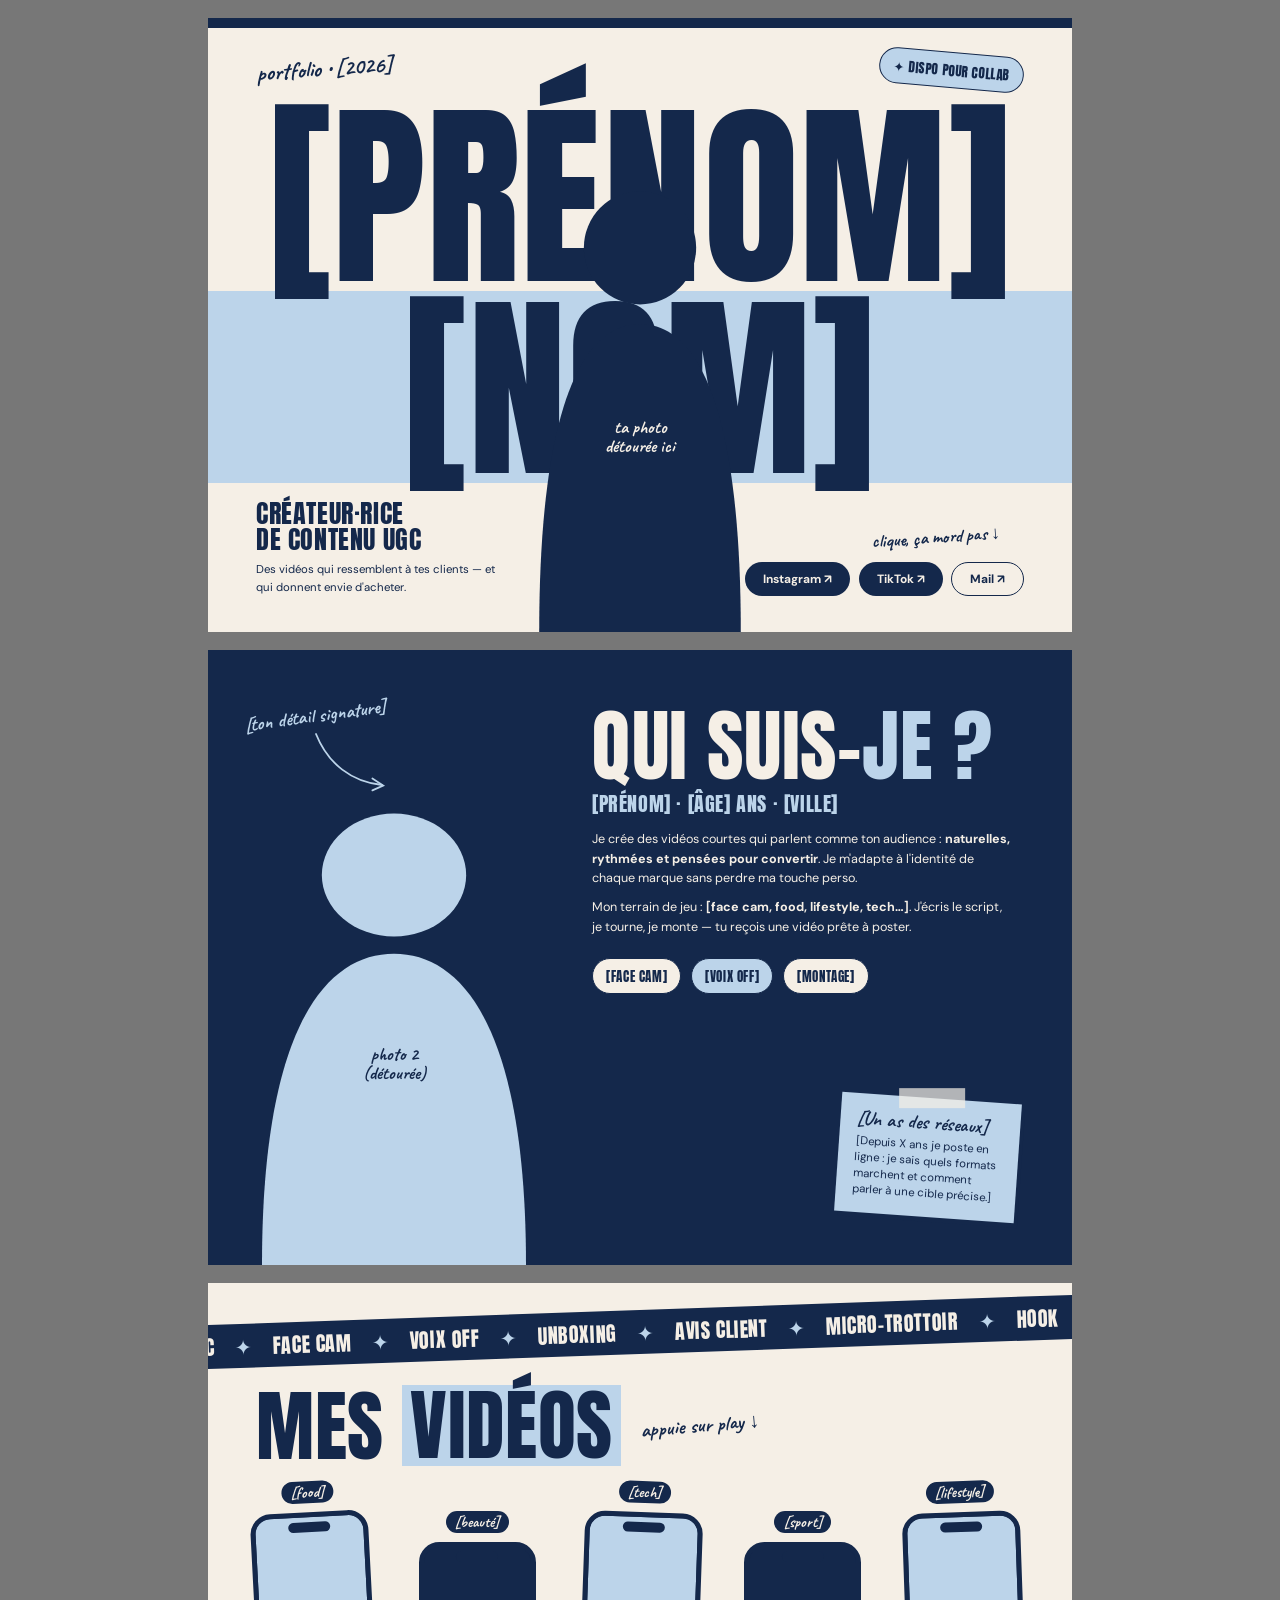
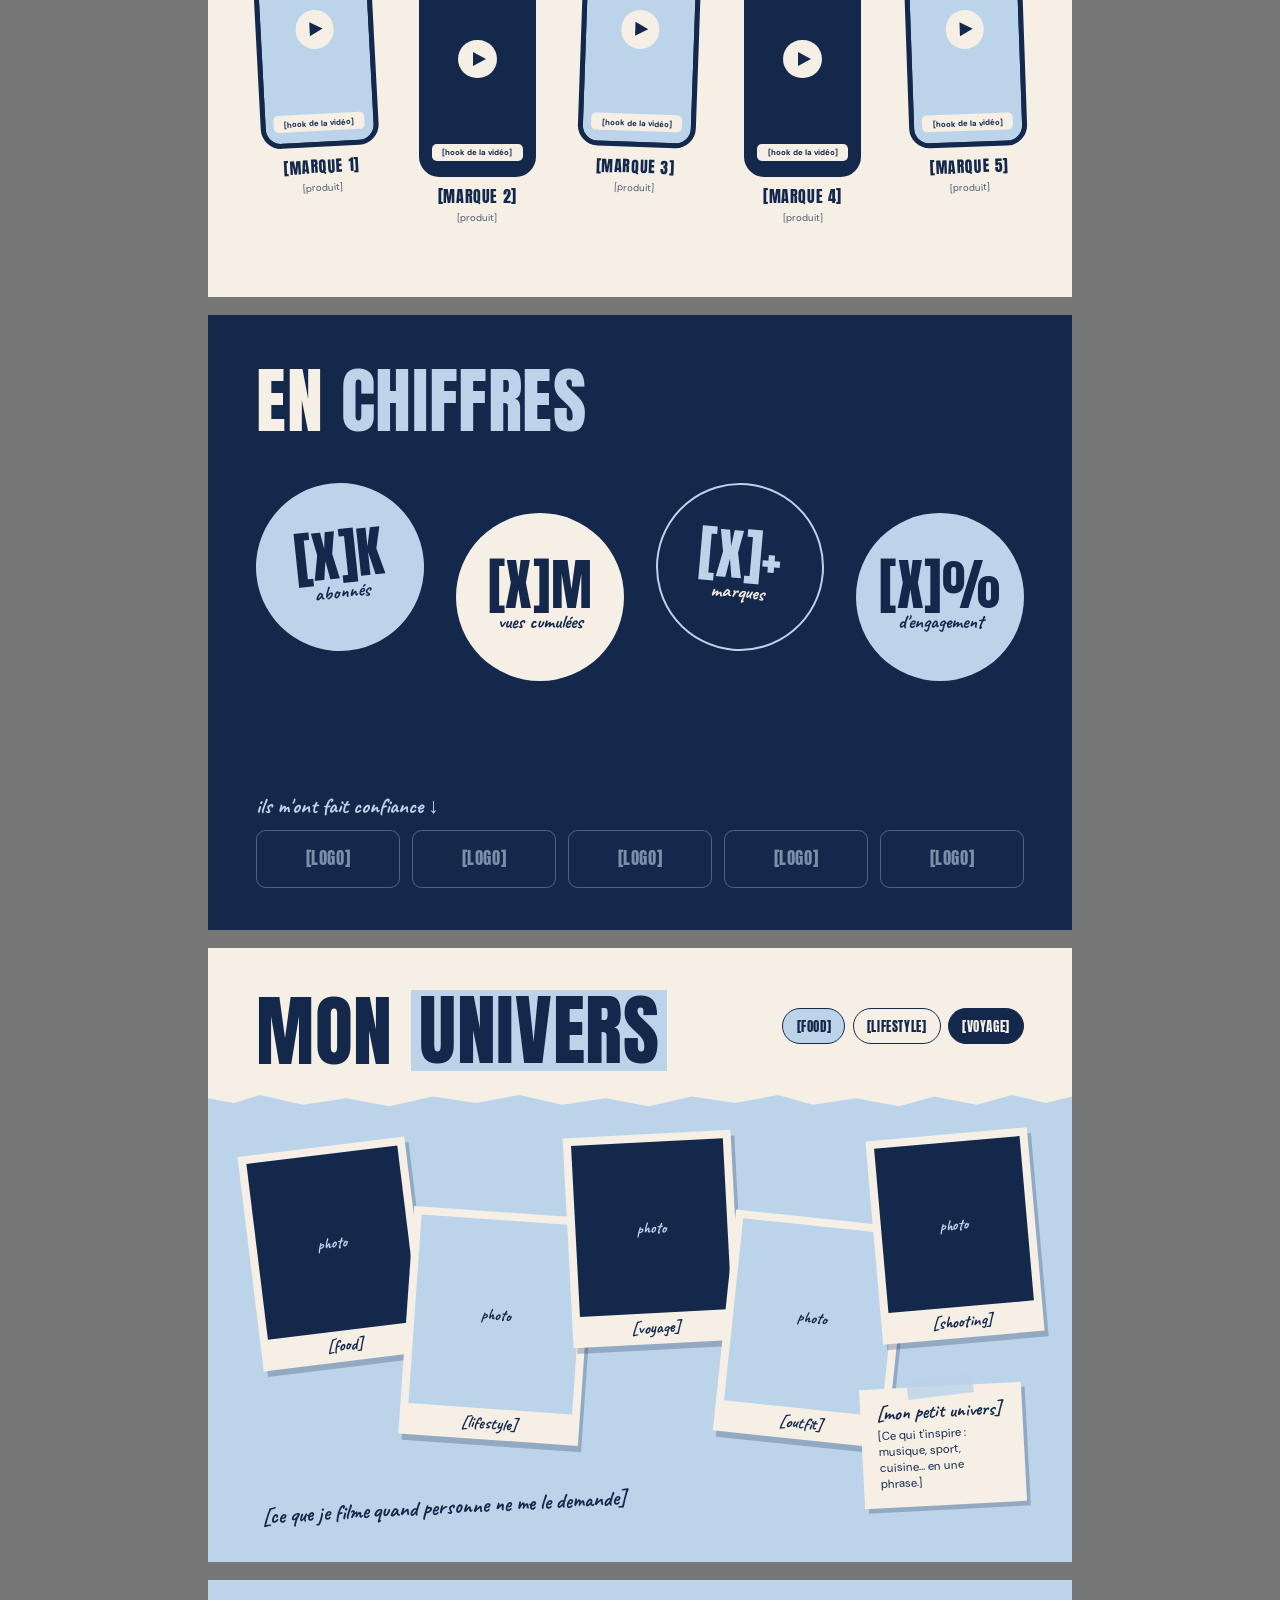
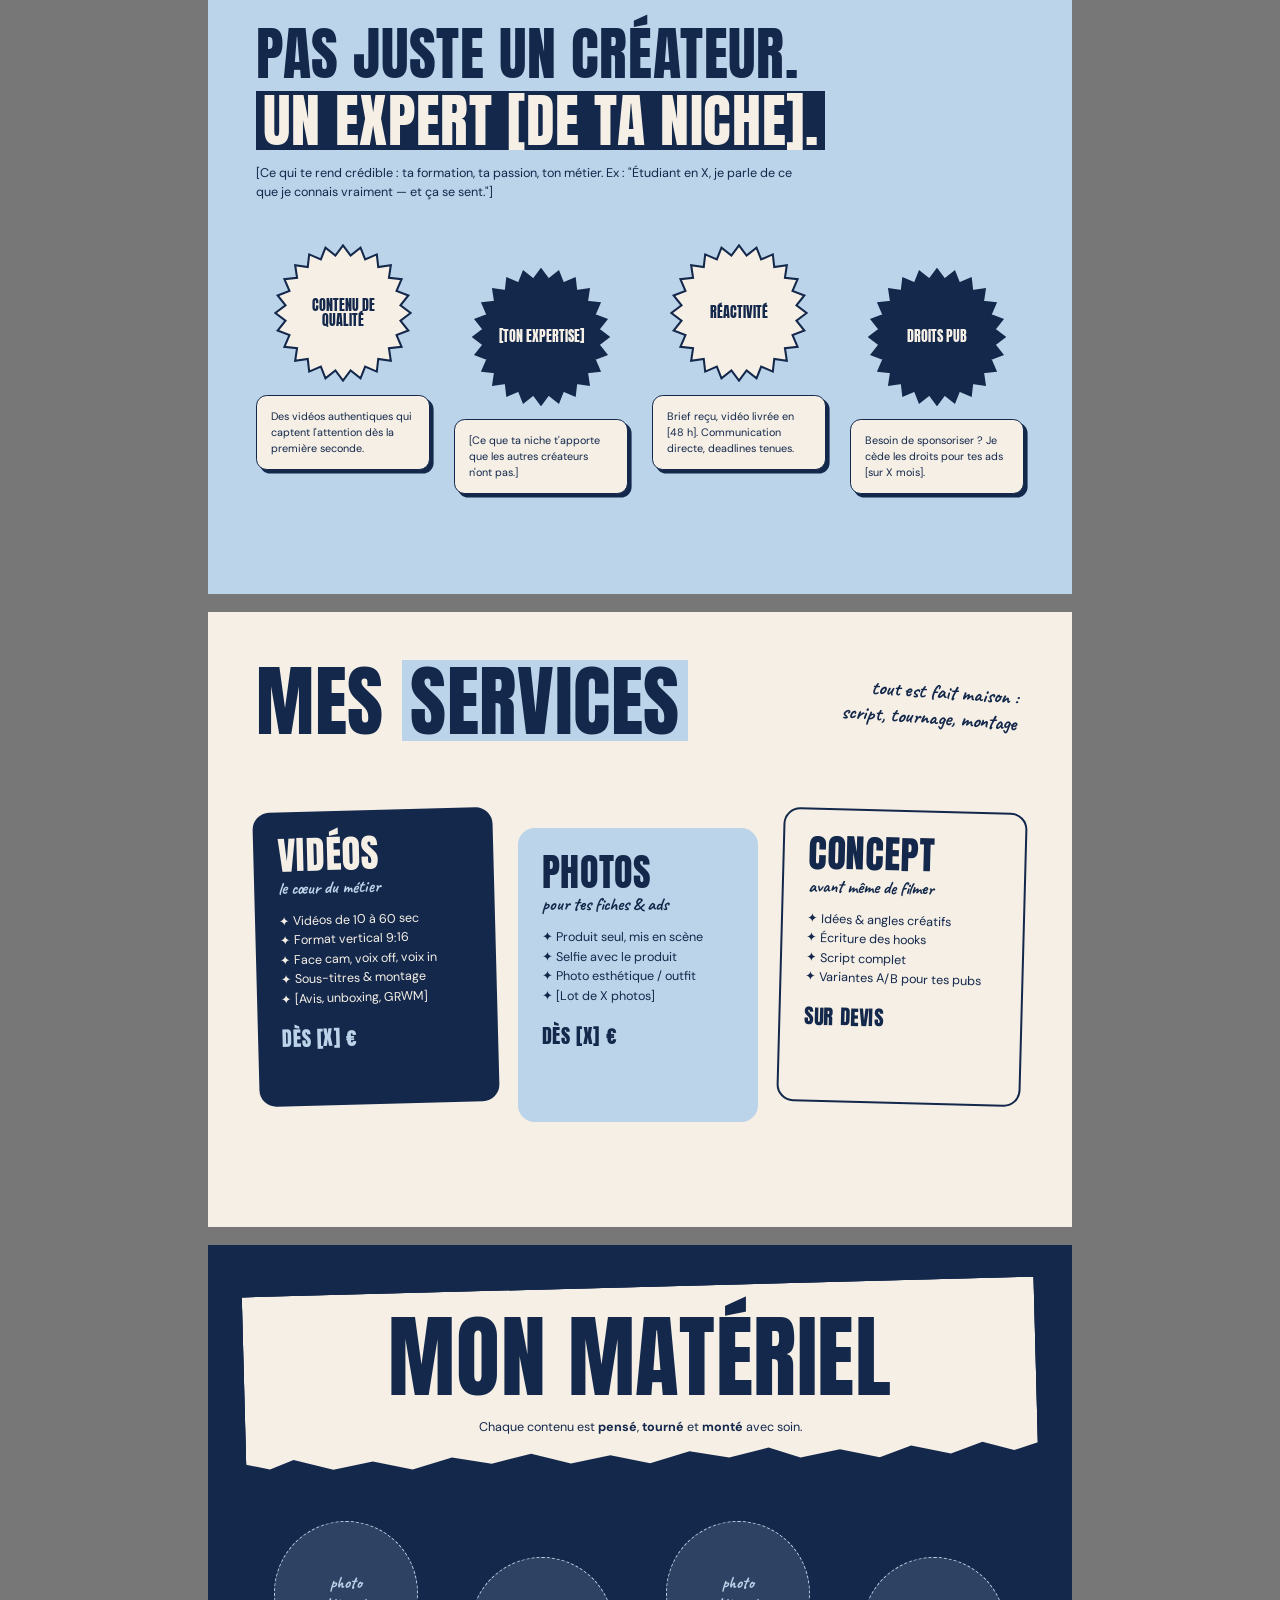
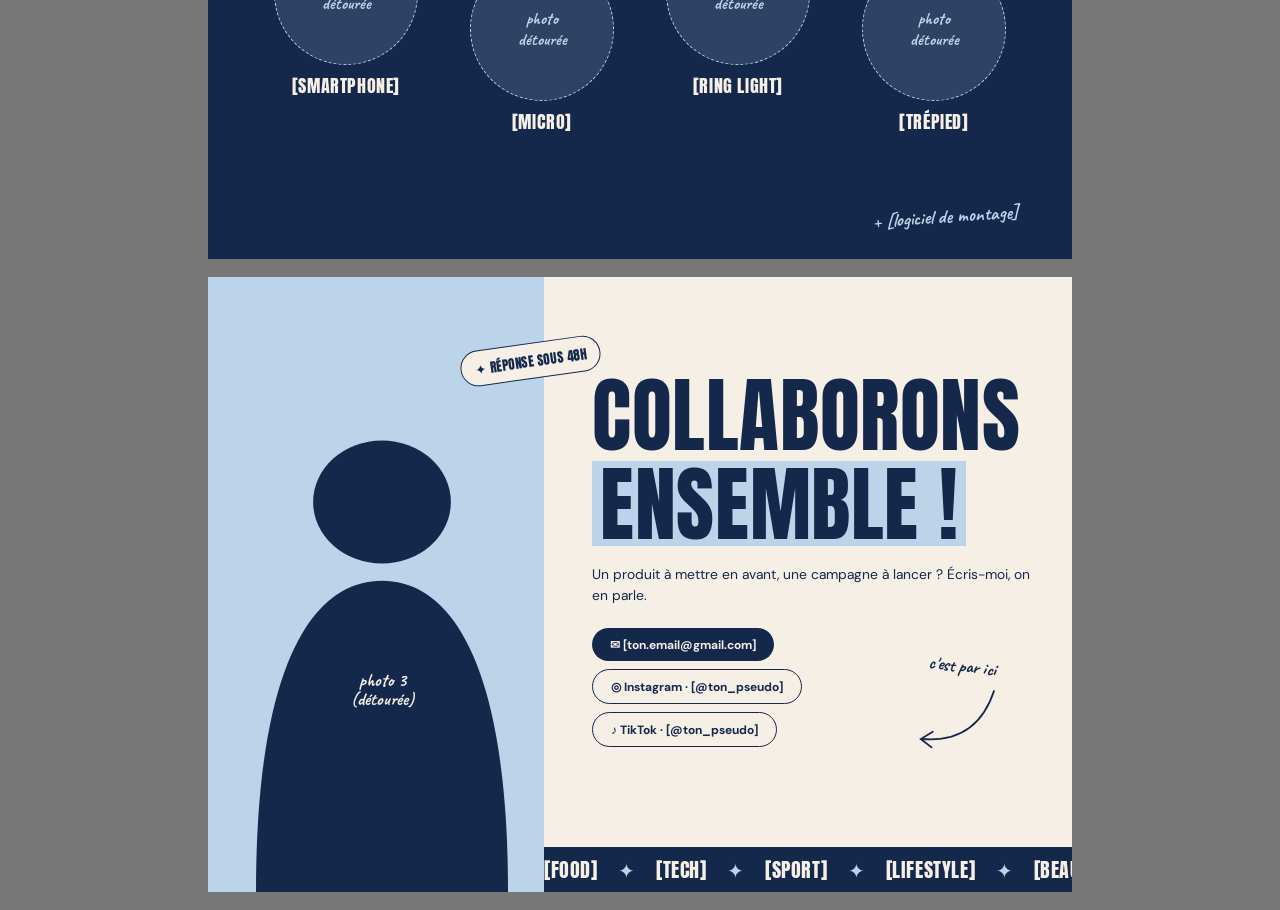
<file: portfolio/portfolio.html>
<!doctype html>
<html lang="fr">
<head>
<meta charset="utf-8">
<meta name="viewport" content="width=device-width, initial-scale=1">
<title>Portfolio UGC</title>
<!--
  =====================================================================
  PORTFOLIO CRÉATEUR UGC — 9 SECTIONS, 1440 × 1024 px CHACUNE
  PALETTE 3 COULEURS : bleu marine · crème · bleu ciel
  =====================================================================
  IMPORT DANS CANVA
  - Importe portfolio.pdf (Créer un design > Importer). Chaque section = 1 page.
  - Pour en faire un site comme les exemples my.canva.site :
    "Redimensionner" > Site web, puis "Publier le site".

  REMPLACER LES VISUELS (formes avec une étiquette manuscrite)
  - SILHOUETTE = ta photo DÉTOURÉE (PNG sans fond).
    Canva : importe ta photo > "Modifier" > "Supprimer l'arrière-plan",
    puis pose-la à la place de la silhouette (par-dessus le texte = effet magazine).
  - TÉLÉPHONES = tes vidéos. Supprime l'écran et glisse ta vidéo dedans.
  - POLAROÏDS = tes photos (food, lifestyle, voyage...).
  - CERCLES "MATÉRIEL" = photos produit détourées de ton matériel.
  - [Logo] = logos des marques (version monochrome blanche = plus propre).

  POLICES (toutes dans Canva) : Anton, DM Sans, Caveat.
  COULEURS : 3 variables dans :root. Change-les ici, tout suit.
  =====================================================================
-->
<link rel="preconnect" href="https://fonts.googleapis.com">
<link rel="preconnect" href="https://fonts.gstatic.com" crossorigin>
<link href="https://fonts.googleapis.com/css2?family=Anton&family=Caveat:wght@600;700&family=DM+Sans:wght@400;500;700&display=swap" rel="stylesheet">
<style>
  :root {
    --navy:  #14284B;   /* bleu marine : texte, fonds forts */
    --cream: #F5EFE6;   /* crème : fond principal           */
    --sky:   #BCD4EA;   /* bleu ciel : accents              */
  }
  @page { size: 1440px 1024px; margin: 0; }
  * { box-sizing: border-box; margin: 0; padding: 0; }
  html, body { background: #777; }
  body { font-family: "DM Sans", Arial, sans-serif; color: var(--navy); -webkit-print-color-adjust: exact; print-color-adjust: exact; }

  .page { width: 1440px; height: 1024px; position: relative; overflow: hidden; margin: 30px auto; background: var(--cream); break-after: page; }
  .page.navy { background: var(--navy); color: var(--cream); }
  .page.sky  { background: var(--sky); }
  @media print { html, body { background: none; } .page { margin: 0; } }
  @media screen and (max-width: 1500px) { .page { zoom: .6; } }

  .anton { font-family: "Anton", Impact, sans-serif; text-transform: uppercase; line-height: .9; letter-spacing: 1px; }
  .hand  { font-family: "Caveat", cursive; font-weight: 700; }
  .abs   { position: absolute; }
  .hl    { display: inline-block; line-height: 1.02; background: var(--sky); color: var(--navy); padding: .02em .1em 0; }   /* mot surligné (sur fond crème) */
  .acc   { color: var(--sky); }                                             /* mot accent (sur fond marine) */
  p { font-size: 21px; line-height: 1.55; }

  .sticker { display: inline-block; font-family: "Anton"; text-transform: uppercase; font-size: 22px; letter-spacing: 1px; padding: 12px 22px; border-radius: 999px; border: 3px solid var(--navy); background: var(--sky); color: var(--navy); }
  .sticker.c { background: var(--cream); }
  .postit { background: var(--sky); padding: 26px 28px; width: 300px; box-shadow: 6px 8px 0 rgba(20,40,75,.25); color: var(--navy); }
  .postit .hand { font-size: 32px; line-height: 1; display: block; margin-bottom: 8px; }
  .postit p { font-size: 19px; line-height: 1.4; }
  .tape { position: absolute; width: 110px; height: 34px; background: rgba(245,239,230,.7); top: -16px; left: 50%; transform: translateX(-50%) rotate(-4deg); }
  .pill { display: inline-flex; align-items: center; gap: 12px; font-weight: 700; font-size: 20px; padding: 14px 30px; border-radius: 999px; background: var(--navy); color: var(--cream); }
  .pill.light { background: var(--cream); color: var(--navy); border: 3px solid var(--navy); }
  .arrow { position: absolute; }
  .arrow path { fill: none; stroke: currentColor; stroke-width: 3; stroke-linecap: round; }

  .torn-bottom { clip-path: polygon(0 0,100% 0,100% 92%,97% 96%,93% 91%,89% 97%,84% 92%,80% 98%,75% 93%,70% 97%,66% 91%,61% 96%,56% 92%,51% 98%,46% 93%,41% 97%,36% 91%,31% 96%,26% 92%,21% 98%,16% 93%,11% 97%,6% 91%,3% 96%,0 93%); }

  .cutout { position: absolute; }
  .cutout svg { width: 100%; height: 100%; display: block; }
  .cutout .lbl { position: absolute; bottom: 38%; left: 0; right: 0; text-align: center; font-family: "Caveat"; font-weight: 700; font-size: 30px; line-height: 1.05; }

  .phone { width: 196px; height: 392px; border: 9px solid var(--navy); border-radius: 34px; position: relative; overflow: hidden; background: var(--navy); }
  .phone .screen { position: absolute; inset: 0; border-radius: 24px; display: flex; align-items: center; justify-content: center; }
  .phone .notch { position: absolute; top: 8px; left: 50%; transform: translateX(-50%); width: 70px; height: 18px; border-radius: 10px; background: var(--navy); z-index: 2; }
  .phone .play { width: 64px; height: 64px; border-radius: 50%; background: var(--cream); display: flex; align-items: center; justify-content: center; }
  .phone .play::after { content: ""; border-left: 22px solid var(--navy); border-top: 13px solid transparent; border-bottom: 13px solid transparent; margin-left: 6px; }
  .phone .tag { position: absolute; bottom: 18px; left: 14px; right: 14px; font-size: 13px; font-weight: 700; color: var(--navy); background: var(--cream); padding: 6px 10px; border-radius: 8px; text-align: center; }
  .vid { display: flex; flex-direction: column; align-items: center; gap: 14px; }
  .vid .cat { font-family: "Caveat"; font-weight: 700; font-size: 26px; background: var(--navy); color: var(--cream); padding: 2px 16px; border-radius: 999px; }
  .vid .brand { font-family: "Anton"; text-transform: uppercase; font-size: 26px; letter-spacing: 1px; }
  .vid .what { font-size: 16px; margin-top: -10px; opacity: .75; }

  .polaroid { position: absolute; background: var(--cream); padding: 14px 14px 52px; box-shadow: 6px 10px 0 rgba(20,40,75,.25); }
  .polaroid .ph { width: 100%; height: 100%; display: flex; align-items: center; justify-content: center; font-family: "Caveat"; font-weight: 700; font-size: 26px; }
  .polaroid .ph.n { background: var(--navy); color: var(--sky); }
  .polaroid .ph.s { background: var(--sky); color: var(--navy); }
  .polaroid .cap { position: absolute; bottom: 10px; left: 0; right: 0; text-align: center; font-family: "Caveat"; font-weight: 700; font-size: 28px; }

  .ticker { position: absolute; left: -40px; right: -40px; height: 74px; display: flex; align-items: center; gap: 34px; white-space: nowrap; font-family: "Anton"; font-size: 34px; text-transform: uppercase; letter-spacing: 1px; background: var(--navy); color: var(--cream); }
  .ticker .s { color: var(--sky); }

  .stat { width: 280px; height: 280px; border-radius: 50%; display: flex; flex-direction: column; align-items: center; justify-content: center; }
  .stat .anton { font-size: 92px; }
  .stat .hand { font-size: 32px; }

  .burst { width: 230px; height: 230px; position: relative; display: flex; align-items: center; justify-content: center; text-align: center; }
  .burst svg { position: absolute; inset: 0; width: 100%; height: 100%; }
  .burst span { position: relative; font-family: "Anton"; text-transform: uppercase; font-size: 24px; line-height: 1.05; padding: 0 44px; }
  .why { display: flex; flex-direction: column; align-items: center; gap: 22px; width: 290px; }
  .why .card { background: var(--cream); border: 3px solid var(--navy); border-radius: 18px; padding: 22px 24px; box-shadow: 6px 6px 0 var(--navy); }
  .why .card p { font-size: 18px; line-height: 1.45; }

  .gear { width: 240px; height: 240px; border-radius: 50%; background: rgba(188,212,234,.16); border: 3px dashed var(--sky); display: flex; align-items: center; justify-content: center; font-size: 28px; color: var(--sky); }
</style>
</head>
<body>

<!-- ================================================================
     01 — HERO : ton nom en géant, ta photo détourée par-dessus
     ================================================================ -->
<section class="page">
  <div class="abs" style="top:0;left:0;right:0;height:16px;background:var(--navy)"></div>
  <div class="abs hand" style="top:60px;left:80px;font-size:38px;transform:rotate(-4deg)">portfolio • [2026]</div>
  <div class="abs sticker" style="top:56px;right:80px;transform:rotate(5deg)">✦ Dispo pour collab</div>

  <!-- Bande bleu ciel derrière le nom -->
  <div class="abs" style="left:0;right:0;top:455px;height:320px;background:var(--sky)"></div>
  <!-- NOM : remplace [Prénom] et [Nom] -->
  <div class="abs anton" style="top:150px;left:0;right:0;text-align:center;font-size:330px">[Prénom]</div>
  <div class="abs anton" style="top:470px;left:0;right:0;text-align:center;font-size:330px">[Nom]</div>

  <!-- PHOTO DÉTOURÉE : posée PAR-DESSUS le nom -->
  <div class="cutout" style="left:540px;top:250px;width:360px;height:774px;color:var(--cream)">
    <svg viewBox="0 0 300 640" preserveAspectRatio="none"><circle cx="150" cy="110" r="78" fill="#14284B"/><path d="M10 640 C10 330 70 215 150 215 C230 215 290 330 290 640Z" fill="#14284B"/></svg>
    <div class="lbl">ta photo<br>détourée ici</div>
  </div>

  <div class="abs" style="left:80px;bottom:60px;width:420px">
    <div class="anton" style="font-size:44px;line-height:1">Créateur·rice<br>de contenu UGC</div>
    <p style="margin-top:14px;font-size:19px">Des vidéos qui ressemblent à tes clients — et qui donnent envie d'acheter.</p>
  </div>
  <!-- LIENS : sélectionne la pilule dans Canva > icône lien > colle l'URL -->
  <div class="abs" style="right:80px;bottom:60px;display:flex;gap:14px">
    <span class="pill">Instagram ↗</span>
    <span class="pill">TikTok ↗</span>
    <span class="pill light">Mail ↗</span>
  </div>
  <div class="abs hand" style="right:120px;bottom:140px;font-size:30px;transform:rotate(-4deg)">clique, ça mord pas ↓</div>
</section>

<!-- ================================================================
     02 — QUI SUIS-JE : fond marine, photo + annotations
     ================================================================ -->
<section class="page navy">
  <div class="cutout" style="left:90px;bottom:0;width:440px;height:800px;color:var(--navy)">
    <svg viewBox="0 0 300 640" preserveAspectRatio="none"><circle cx="150" cy="120" r="82" fill="#BCD4EA"/><path d="M0 640 C0 330 70 225 150 225 C230 225 300 330 300 640Z" fill="#BCD4EA"/></svg>
    <div class="lbl">photo 2<br>(détourée)</div>
  </div>
  <!-- Annotation façon carnet : un détail sur toi -->
  <div class="abs hand acc" style="left:60px;top:90px;font-size:32px;transform:rotate(-8deg)">[ton détail signature]</div>
  <svg class="arrow" style="left:170px;top:130px;color:var(--sky)" width="140" height="110" viewBox="0 0 140 110"><path d="M10 10 C30 60 70 90 120 95"/><path d="M104 84 L122 96 L104 104"/></svg>

  <div class="abs" style="left:640px;top:100px;width:700px">
    <div class="anton" style="font-size:132px;white-space:nowrap">Qui suis-<span class="acc">je ?</span></div>
    <div class="anton acc" style="font-size:34px;margin-top:22px">[Prénom] · [âge] ans · [Ville]</div>
    <p style="margin-top:28px">
      Je crée des vidéos courtes qui parlent comme ton audience : <b>naturelles, rythmées et pensées pour convertir</b>.
      Je m'adapte à l'identité de chaque marque sans perdre ma touche perso.
    </p>
    <p style="margin-top:16px">
      Mon terrain de jeu : <b>[face cam, food, lifestyle, tech…]</b>. J'écris le script, je tourne, je monte —
      tu reçois une vidéo prête à poster.
    </p>
    <div style="display:flex;gap:16px;margin-top:34px">
      <span class="sticker c">[Face cam]</span>
      <span class="sticker">[Voix off]</span>
      <span class="sticker c">[Montage]</span>
    </div>
  </div>

  <div class="abs postit" style="right:90px;bottom:80px;transform:rotate(4deg)">
    <div class="tape"></div>
    <span class="hand">[Un as des réseaux]</span>
    <p>[Depuis X ans je poste en ligne : je sais quels formats marchent et comment parler à une cible précise.]</p>
  </div>
</section>

<!-- ================================================================
     03 — MES VIDÉOS : téléphones classés par catégorie
     ================================================================ -->
<section class="page">
  <div class="ticker" style="top:46px;transform:rotate(-2deg)">
    <span>UGC</span><span class="s">✦</span><span>Face cam</span><span class="s">✦</span><span>Voix off</span><span class="s">✦</span><span>Unboxing</span><span class="s">✦</span><span>Avis client</span><span class="s">✦</span><span>Micro-trottoir</span><span class="s">✦</span><span>Hook</span><span class="s">✦</span><span>UGC</span>
  </div>
  <div class="abs anton" style="left:80px;top:170px;font-size:130px">Mes <span class="hl">vidéos</span></div>
  <div class="abs hand" style="left:720px;top:215px;font-size:34px;transform:rotate(-5deg)">appuie sur play ↓</div>

  <!-- 5 VIDÉOS : catégorie au-dessus, marque + produit dessous -->
  <div class="abs" style="left:80px;right:80px;top:330px;display:flex;justify-content:space-between;align-items:flex-start">
    <div class="vid" style="transform:rotate(-3deg)"><span class="cat">[food]</span><div class="phone"><div class="notch"></div><div class="screen" style="background:var(--sky)"><div class="play"></div></div><div class="tag">[hook de la vidéo]</div></div><div class="brand">[Marque 1]</div><div class="what">[produit]</div></div>
    <div class="vid" style="margin-top:50px"><span class="cat">[beauté]</span><div class="phone"><div class="notch"></div><div class="screen" style="background:var(--navy)"><div class="play"></div></div><div class="tag">[hook de la vidéo]</div></div><div class="brand">[Marque 2]</div><div class="what">[produit]</div></div>
    <div class="vid" style="transform:rotate(2deg)"><span class="cat">[tech]</span><div class="phone"><div class="notch"></div><div class="screen" style="background:var(--sky)"><div class="play"></div></div><div class="tag">[hook de la vidéo]</div></div><div class="brand">[Marque 3]</div><div class="what">[produit]</div></div>
    <div class="vid" style="margin-top:50px"><span class="cat">[sport]</span><div class="phone"><div class="notch"></div><div class="screen" style="background:var(--navy)"><div class="play"></div></div><div class="tag">[hook de la vidéo]</div></div><div class="brand">[Marque 4]</div><div class="what">[produit]</div></div>
    <div class="vid" style="transform:rotate(-2deg)"><span class="cat">[lifestyle]</span><div class="phone"><div class="notch"></div><div class="screen" style="background:var(--sky)"><div class="play"></div></div><div class="tag">[hook de la vidéo]</div></div><div class="brand">[Marque 5]</div><div class="what">[produit]</div></div>
  </div>
</section>

<!-- ================================================================
     04 — EN CHIFFRES + MUR DE MARQUES
     ================================================================ -->
<section class="page navy">
  <div class="abs anton" style="left:80px;top:90px;font-size:120px">En <span class="acc">chiffres</span></div>
  <!-- CHIFFRES : uniquement des vrais. Supprime une bulle si tu n'as pas la donnée. -->
  <div class="abs" style="left:80px;right:80px;top:280px;display:flex;justify-content:space-between">
    <div class="stat" style="background:var(--sky);color:var(--navy);transform:rotate(-6deg)"><div class="anton">[X]K</div><div class="hand">abonnés</div></div>
    <div class="stat" style="background:var(--cream);color:var(--navy);margin-top:50px"><div class="anton">[X]M</div><div class="hand">vues cumulées</div></div>
    <div class="stat" style="border:4px solid var(--sky);transform:rotate(5deg)"><div class="anton acc">[X]+</div><div class="hand">marques</div></div>
    <div class="stat" style="background:var(--sky);color:var(--navy);margin-top:50px"><div class="anton">[X]%</div><div class="hand">d'engagement</div></div>
  </div>
  <!-- LOGOS : remplace chaque [Logo] par le logo de la marque (version blanche) -->
  <div class="abs" style="left:80px;right:80px;bottom:70px">
    <div class="hand acc" style="font-size:36px;margin-bottom:18px">ils m'ont fait confiance ↓</div>
    <div style="display:flex;gap:20px">
      <div class="anton" style="flex:1;height:96px;border:3px solid rgba(188,212,234,.35);border-radius:16px;display:flex;align-items:center;justify-content:center;font-size:28px;color:rgba(188,212,234,.6)">[Logo]</div>
      <div class="anton" style="flex:1;height:96px;border:3px solid rgba(188,212,234,.35);border-radius:16px;display:flex;align-items:center;justify-content:center;font-size:28px;color:rgba(188,212,234,.6)">[Logo]</div>
      <div class="anton" style="flex:1;height:96px;border:3px solid rgba(188,212,234,.35);border-radius:16px;display:flex;align-items:center;justify-content:center;font-size:28px;color:rgba(188,212,234,.6)">[Logo]</div>
      <div class="anton" style="flex:1;height:96px;border:3px solid rgba(188,212,234,.35);border-radius:16px;display:flex;align-items:center;justify-content:center;font-size:28px;color:rgba(188,212,234,.6)">[Logo]</div>
      <div class="anton" style="flex:1;height:96px;border:3px solid rgba(188,212,234,.35);border-radius:16px;display:flex;align-items:center;justify-content:center;font-size:28px;color:rgba(188,212,234,.6)">[Logo]</div>
    </div>
  </div>
</section>

<!-- ================================================================
     05 — MON UNIVERS : moodboard de polaroïds
     ================================================================ -->
<section class="page sky">
  <div class="abs torn-bottom" style="left:0;right:0;top:0;height:270px;background:var(--cream)"></div>
  <div class="abs anton" style="left:80px;top:70px;font-size:130px">Mon <span class="hl">univers</span></div>
  <div class="abs" style="right:80px;top:100px;display:flex;gap:12px">
    <span class="sticker">[Food]</span>
    <span class="sticker c">[Lifestyle]</span>
    <span class="sticker" style="background:var(--navy);color:var(--cream)">[Voyage]</span>
  </div>
  <!-- POLAROÏDS : tes plus belles photos, légende manuscrite dessous -->
  <div class="polaroid" style="left:70px;top:330px;width:280px;height:360px;transform:rotate(-7deg)"><div class="ph n">photo</div><div class="cap">[food]</div></div>
  <div class="polaroid" style="left:330px;top:440px;width:300px;height:380px;transform:rotate(4deg)"><div class="ph s">photo</div><div class="cap">[lifestyle]</div></div>
  <div class="polaroid" style="left:600px;top:310px;width:280px;height:350px;transform:rotate(-3deg)"><div class="ph n">photo</div><div class="cap">[voyage]</div></div>
  <div class="polaroid" style="left:860px;top:450px;width:290px;height:370px;transform:rotate(6deg)"><div class="ph s">photo</div><div class="cap">[outfit]</div></div>
  <div class="polaroid" style="left:1110px;top:310px;width:270px;height:340px;transform:rotate(-5deg)"><div class="ph n">photo</div><div class="cap">[shooting]</div></div>
  <div class="abs postit" style="left:1090px;top:730px;width:270px;transform:rotate(-3deg);background:var(--cream)">
    <div class="tape" style="background:rgba(188,212,234,.8)"></div>
    <span class="hand">[mon petit univers]</span>
    <p>[Ce qui t'inspire : musique, sport, cuisine… en une phrase.]</p>
  </div>
  <div class="abs hand" style="left:90px;bottom:70px;font-size:36px;transform:rotate(-3deg)">[ce que je filme quand personne ne me le demande]</div>
</section>

<!-- ================================================================
     06 — POURQUOI MOI : positionnement + badges étoilés
     ================================================================ -->
<section class="page sky">
  <div class="abs" style="left:80px;top:80px">
    <div class="anton" style="font-size:96px">Pas juste un créateur.</div>
    <!-- TA NICHE : ce que tu connais mieux que les autres (sport, cuisine, tech, études…) -->
    <div class="anton" style="font-size:96px;margin-top:18px"><span style="display:inline-block;line-height:1.02;background:var(--navy);color:var(--cream);padding:.02em .12em 0">Un expert [de ta niche].</span></div>
    <p style="margin-top:22px;width:900px">[Ce qui te rend crédible : ta formation, ta passion, ton métier. Ex : "Étudiant en X, je parle de ce que je connais vraiment — et ça se sent."]</p>
  </div>
  <div class="abs" style="left:80px;right:80px;top:440px;display:flex;justify-content:space-between">
    <div class="why"><div class="burst"><svg viewBox="0 0 200 200"><polygon class="star" fill="#F5EFE6" stroke="#14284B" stroke-width="3"/></svg><span>Contenu de qualité</span></div><div class="card"><p>Des vidéos authentiques qui captent l'attention dès la première seconde.</p></div></div>
    <div class="why" style="margin-top:40px"><div class="burst"><svg viewBox="0 0 200 200"><polygon class="star" fill="#14284B" stroke="#14284B" stroke-width="3"/></svg><span style="color:var(--cream)">[Ton expertise]</span></div><div class="card"><p>[Ce que ta niche t'apporte que les autres créateurs n'ont pas.]</p></div></div>
    <div class="why"><div class="burst"><svg viewBox="0 0 200 200"><polygon class="star" fill="#F5EFE6" stroke="#14284B" stroke-width="3"/></svg><span>Réactivité</span></div><div class="card"><p>Brief reçu, vidéo livrée en [48 h]. Communication directe, deadlines tenues.</p></div></div>
    <div class="why" style="margin-top:40px"><div class="burst"><svg viewBox="0 0 200 200"><polygon class="star" fill="#14284B" stroke="#14284B" stroke-width="3"/></svg><span style="color:var(--cream)">Droits pub</span></div><div class="card"><p>Besoin de sponsoriser ? Je cède les droits pour tes ads [sur X mois].</p></div></div>
  </div>
</section>

<!-- ================================================================
     07 — MES SERVICES : 3 cartes
     ================================================================ -->
<section class="page">
  <div class="abs anton" style="left:80px;top:80px;font-size:130px">Mes <span class="hl">services</span></div>
  <div class="abs hand" style="right:90px;top:110px;font-size:34px;transform:rotate(4deg);text-align:right">tout est fait maison :<br>script, tournage, montage</div>
  <div class="abs" style="left:80px;right:80px;top:330px;display:flex;gap:36px">
    <div style="flex:1;background:var(--navy);color:var(--cream);border-radius:28px;padding:44px 40px;height:490px;transform:rotate(-1.5deg)">
      <div class="anton" style="font-size:64px">Vidéos</div>
      <div class="hand acc" style="font-size:30px;margin:6px 0 22px">le cœur du métier</div>
      <p>✦ Vidéos de 10 à 60 sec<br>✦ Format vertical 9:16<br>✦ Face cam, voix off, voix in<br>✦ Sous-titres &amp; montage<br>✦ [Avis, unboxing, GRWM]</p>
      <div class="anton acc" style="font-size:34px;margin-top:34px">dès [X] €</div>
    </div>
    <div style="flex:1;background:var(--sky);border-radius:28px;padding:44px 40px;height:490px;margin-top:30px">
      <div class="anton" style="font-size:64px">Photos</div>
      <div class="hand" style="font-size:30px;margin:6px 0 22px">pour tes fiches &amp; ads</div>
      <p>✦ Produit seul, mis en scène<br>✦ Selfie avec le produit<br>✦ Photo esthétique / outfit<br>✦ [Lot de X photos]</p>
      <div class="anton" style="font-size:34px;margin-top:34px">dès [X] €</div>
    </div>
    <div style="flex:1;background:var(--cream);border:4px solid var(--navy);border-radius:28px;padding:44px 40px;height:490px;transform:rotate(1.5deg)">
      <div class="anton" style="font-size:64px">Concept</div>
      <div class="hand" style="font-size:30px;margin:6px 0 22px">avant même de filmer</div>
      <p>✦ Idées &amp; angles créatifs<br>✦ Écriture des hooks<br>✦ Script complet<br>✦ Variantes A/B pour tes pubs</p>
      <div class="anton" style="font-size:34px;margin-top:34px">sur devis</div>
    </div>
  </div>
</section>

<!-- ================================================================
     08 — MON MATÉRIEL : bande papier + objets détourés
     ================================================================ -->
<section class="page navy">
  <div class="abs torn-bottom" style="left:60px;right:60px;top:70px;height:300px;background:var(--cream);transform:rotate(-1.5deg)"></div>
  <div class="abs anton" style="left:0;right:0;top:120px;text-align:center;font-size:150px;color:var(--navy)">Mon matériel</div>
  <div class="abs" style="left:0;right:0;top:290px;text-align:center;font-size:21px;color:var(--navy)">Chaque contenu est <b>pensé</b>, <b>tourné</b> et <b>monté</b> avec soin.</div>
  <!-- OBJETS : remplace chaque cercle par la photo détourée de ton matériel -->
  <div class="abs" style="left:110px;right:110px;top:460px;display:flex;justify-content:space-between;text-align:center">
    <div><div class="gear hand">photo<br>détourée</div><div class="anton" style="font-size:30px;margin-top:22px">[Smartphone]</div></div>
    <div style="margin-top:60px"><div class="gear hand">photo<br>détourée</div><div class="anton" style="font-size:30px;margin-top:22px">[Micro]</div></div>
    <div><div class="gear hand">photo<br>détourée</div><div class="anton" style="font-size:30px;margin-top:22px">[Ring light]</div></div>
    <div style="margin-top:60px"><div class="gear hand">photo<br>détourée</div><div class="anton" style="font-size:30px;margin-top:22px">[Trépied]</div></div>
  </div>
  <div class="abs hand acc" style="right:90px;bottom:50px;font-size:32px;transform:rotate(-4deg)">+ [logiciel de montage]</div>
</section>

<!-- ================================================================
     09 — COLLABORONS : appel à l'action final
     ================================================================ -->
<section class="page">
  <div class="abs" style="left:0;top:0;bottom:0;width:560px;background:var(--sky)"></div>
  <div class="cutout" style="left:80px;bottom:0;width:420px;height:800px;color:var(--cream)">
    <svg viewBox="0 0 300 640" preserveAspectRatio="none"><circle cx="150" cy="120" r="82" fill="#14284B"/><path d="M0 640 C0 330 70 225 150 225 C230 225 300 330 300 640Z" fill="#14284B"/></svg>
    <div class="lbl">photo 3<br>(détourée)</div>
  </div>
  <div class="abs sticker c" style="left:420px;top:110px;transform:rotate(-8deg)">✦ Réponse sous 48h</div>
  <div class="abs" style="left:640px;top:170px;width:740px">
    <div class="anton" style="font-size:136px">Collaborons</div>
    <div class="anton" style="font-size:136px;margin-top:14px"><span class="hl">ensemble !</span></div>
    <p style="margin-top:30px;font-size:23px">Un produit à mettre en avant, une campagne à lancer ? Écris-moi, on en parle.</p>
    <div style="display:flex;flex-direction:column;gap:14px;margin-top:36px;align-items:flex-start">
      <span class="pill">✉ [ton.email@gmail.com]</span>
      <span class="pill light">◎ Instagram · [@ton_pseudo]</span>
      <span class="pill light">♪ TikTok · [@ton_pseudo]</span>
    </div>
  </div>
  <svg class="arrow" style="left:1170px;top:680px;color:var(--navy)" width="160" height="120" viewBox="0 0 160 120"><path d="M140 10 C120 70 80 95 20 90"/><path d="M38 78 L18 90 L36 104"/></svg>
  <div class="abs hand" style="left:1200px;top:630px;font-size:30px;transform:rotate(6deg)">c'est par ici</div>
  <div class="ticker" style="bottom:0;left:560px">
    <span>[Food]</span><span class="s">✦</span><span>[Tech]</span><span class="s">✦</span><span>[Sport]</span><span class="s">✦</span><span>[Lifestyle]</span><span class="s">✦</span><span>[Beauté]</span>
  </div>
</section>

<script>
  // Génère les badges étoilés (24 pointes)
  document.querySelectorAll('polygon.star').forEach(p => {
    const pts = [];
    for (let i = 0; i < 48; i++) {
      const r = i % 2 ? 84 : 98, a = Math.PI * i / 24;
      pts.push((100 + r * Math.cos(a)).toFixed(1) + ',' + (100 + r * Math.sin(a)).toFixed(1));
    }
    p.setAttribute('points', pts.join(' '));
  });
</script>
</body>
</html>
</file>
